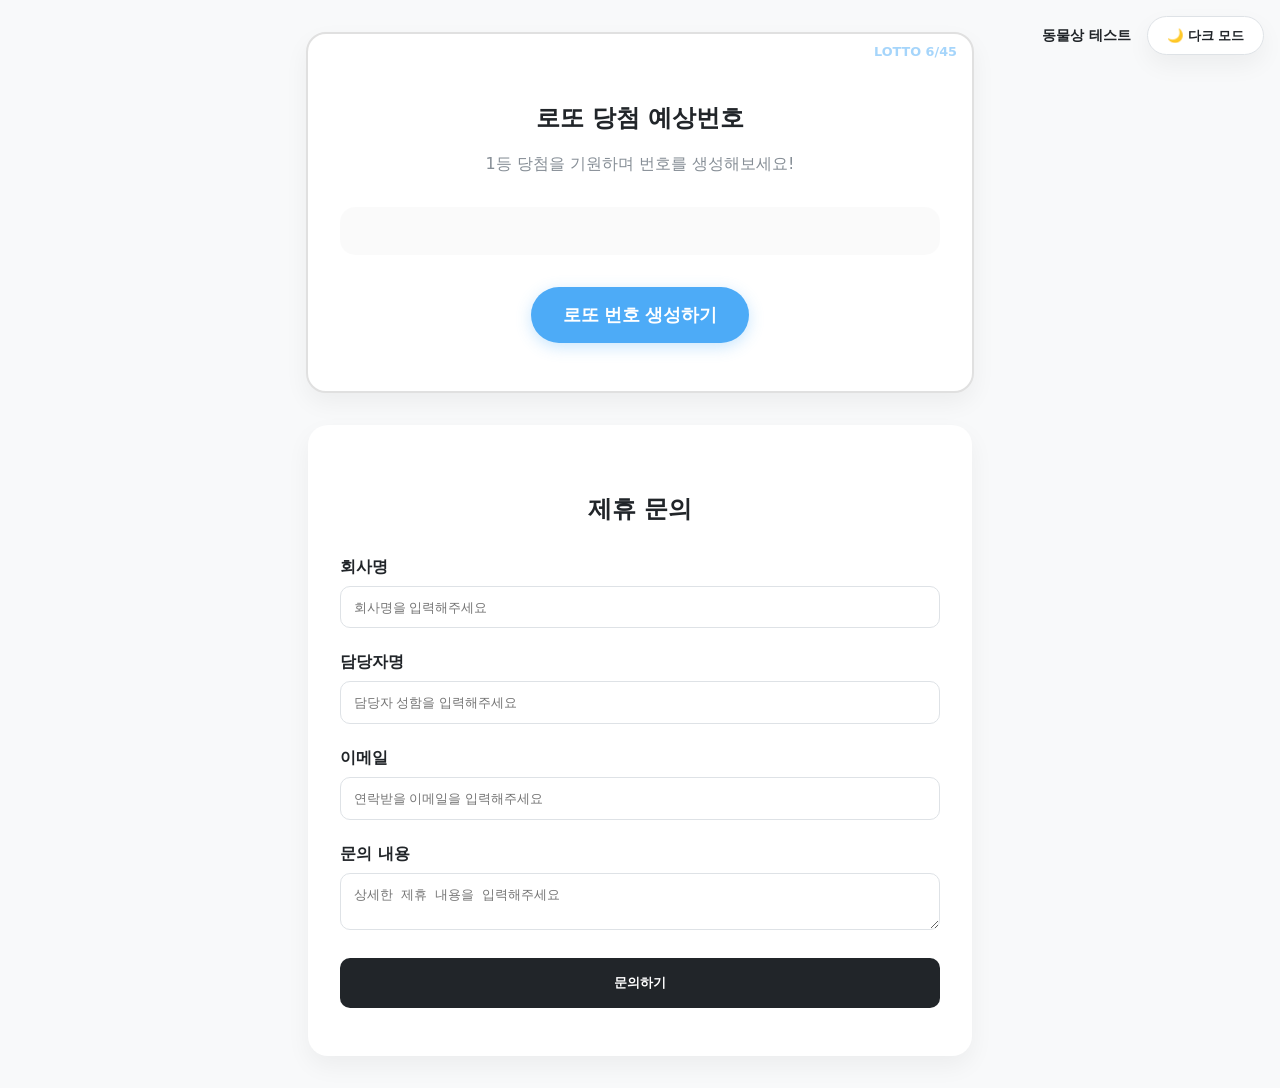
<file: index.html>
<!DOCTYPE html>
<html lang="ko">
<head>
    <meta charset="UTF-8">
    <meta name="viewport" content="width=device-width, initial-scale=1.0">
    <title>로또 당첨 예상번호</title>
    <link rel="stylesheet" href="style.css">
</head>
<body>
    <div class="theme-toggle">
        <a href="animal-test.html" class="nav-link">동물상 테스트</a>
        <button id="theme-btn">다크 모드</button>
    </div>
    
    <main>
        <div id="lotto-container" class="container">
            <h2>로또 당첨 예상번호</h2>
            <p>1등 당첨을 기원하며 번호를 생성해보세요!</p>
            <div id="lotto-results"></div>
            <div class="lotto-btns">
                <button id="lotto-generate-btn">로또 번호 생성하기</button>
                <button id="lotto-reset-btn" class="secondary-btn" style="display: none;">처음으로</button>
            </div>
        </div>

        <div class="container contact-container">
            <h2>제휴 문의</h2>
            <form action="https://formspree.io/f/xpqngldw" method="POST">
                <div class="form-group">
                    <label for="company">회사명</label>
                    <input type="text" id="company" name="company" required placeholder="회사명을 입력해주세요">
                </div>
                <div class="form-group">
                    <label for="name">담당자명</label>
                    <input type="text" id="name" name="name" required placeholder="담당자 성함을 입력해주세요">
                </div>
                <div class="form-group">
                    <label for="email">이메일</label>
                    <input type="email" id="email" name="_replyto" required placeholder="연락받을 이메일을 입력해주세요">
                </div>
                <div class="form-group">
                    <label for="message">문의 내용</label>
                    <textarea id="message" name="message" required placeholder="상세한 제휴 내용을 입력해주세요"></textarea>
                </div>
                <button type="submit" id="submit-btn">문의하기</button>
            </form>
        </div>
    </main>

    <script src="main.js"></script>
</body>
</html>
</file>
<file: style.css>
:root {
    --bg-color: #f8f9fa;
    --container-bg: #ffffff;
    --text-color: #212529;
    --accent-color: #4dabf7;
    --accent-hover: #339af0;
    --border-color: #dee2e6;
    --shadow: 0 10px 25px rgba(0, 0, 0, 0.05);
}

[data-theme='dark'] {
    --bg-color: #121212;
    --container-bg: #1e1e1e;
    --text-color: #e9ecef;
    --accent-color: #339af0;
    --accent-hover: #4dabf7;
    --border-color: #343a40;
    --shadow: 0 10px 25px rgba(0, 0, 0, 0.3);
}

body {
    font-family: 'Pretendard', -apple-system, BlinkMacSystemFont, system-ui, Roboto, sans-serif;
    background-color: var(--bg-color);
    color: var(--text-color);
    transition: background-color 0.3s, color 0.3s;
    margin: 0;
    display: flex;
    flex-direction: column;
    align-items: center;
    min-height: 100vh;
    padding: 2rem 0;
}

main {
    display: flex;
    flex-direction: column;
    align-items: center;
    width: 100%;
    gap: 2rem;
}

.container {
    text-align: center;
    padding: 3rem 2rem;
    background-color: var(--container-bg);
    border-radius: 20px;
    box-shadow: var(--shadow);
    transition: background-color 0.3s, box-shadow 0.3s;
    width: 90%;
    max-width: 600px;
}

h1 {
    font-size: 2rem;
    margin-bottom: 0.5rem;
    font-weight: 800;
}

p {
    color: #868e96;
    margin-bottom: 2rem;
}

/* Upload Area */
.upload-area {
    border: 3px dashed var(--border-color);
    border-radius: 15px;
    padding: 3rem 1rem;
    cursor: pointer;
    transition: all 0.3s;
    background-color: transparent;
}

.upload-area:hover {
    border-color: var(--accent-color);
    background-color: rgba(77, 171, 247, 0.05);
}

.upload-icon {
    font-size: 3rem;
    margin-bottom: 1rem;
}

/* Image Preview */
#image-preview-container {
    margin-top: 2rem;
    border-radius: 15px;
    overflow: hidden;
    box-shadow: var(--shadow);
}

#image-preview {
    width: 100%;
    max-height: 400px;
    object-fit: cover;
    display: block;
}

/* Loading Spinner */
#loading {
    margin-top: 2rem;
}

.spinner {
    width: 40px;
    height: 40px;
    border: 4px solid rgba(0, 0, 0, 0.1);
    border-left-color: var(--accent-color);
    border-radius: 50%;
    animation: spin 1s linear infinite;
    margin: 0 auto 1rem;
}

@keyframes spin {
    to { transform: rotate(360deg); }
}

/* Results */
#result-container {
    margin-top: 2rem;
    text-align: left;
}

#result-title {
    text-align: center;
    font-size: 1.8rem;
    margin-bottom: 2rem;
    color: var(--accent-color);
}

.result-bar-wrapper {
    margin-bottom: 1rem;
}

.label-text {
    display: flex;
    justify-content: space-between;
    margin-bottom: 0.5rem;
    font-weight: 600;
}

.progress-bar {
    width: 100%;
    height: 12px;
    background-color: var(--border-color);
    border-radius: 6px;
    overflow: hidden;
}

.progress-fill {
    height: 100%;
    background-color: var(--accent-color);
    transition: width 0.5s ease-out;
}

/* Buttons */
#retry-btn {
    margin-top: 2rem;
    padding: 1rem 2rem;
    font-size: 1rem;
    font-weight: 700;
    color: #fff;
    background-color: var(--accent-color);
    border: none;
    border-radius: 10px;
    cursor: pointer;
    transition: background-color 0.3s;
}

#retry-btn:hover {
    background-color: var(--accent-hover);
}

/* Theme Toggle & Navigation */
.theme-toggle {
    position: fixed;
    top: 1rem;
    right: 1rem;
    z-index: 100;
    display: flex;
    align-items: center;
    gap: 1rem;
}

.nav-link {
    text-decoration: none;
    color: var(--text-color);
    font-weight: 700;
    font-size: 0.9rem;
    transition: color 0.3s;
}

.nav-link:hover {
    color: var(--accent-color);
}

#theme-btn, #lotto-btn {
    background: var(--container-bg);
    border: 1px solid var(--border-color);
    color: var(--text-color);
    padding: 0.6rem 1.2rem;
    border-radius: 30px;
    font-weight: 600;
    cursor: pointer;
    box-shadow: var(--shadow);
    transition: all 0.3s;
}

#lotto-btn {
    background-color: var(--accent-color);
    color: white;
    border: none;
}

#lotto-btn:hover {
    background-color: var(--accent-hover);
    transform: translateY(-2px);
}

/* Lotto Styles */
#lotto-container {
    background: #fff;
    border: 2px solid #e0e0e0;
    position: relative;
    overflow: hidden;
}

[data-theme='dark'] #lotto-container {
    background: #1e1e1e;
    border-color: #333;
}

#lotto-container::before {
    content: 'LOTTO 6/45';
    position: absolute;
    top: 10px;
    right: 15px;
    font-size: 0.8rem;
    font-weight: 900;
    color: var(--accent-color);
    opacity: 0.5;
}

#lotto-results {
    display: flex;
    flex-direction: column;
    gap: 1rem;
    margin: 2rem 0;
    background: rgba(0,0,0,0.02);
    padding: 1.5rem;
    border-radius: 15px;
}

[data-theme='dark'] #lotto-results {
    background: rgba(255,255,255,0.02);
}

.lotto-row {
    display: flex;
    align-items: center;
    justify-content: center;
    gap: 0.8rem;
    padding: 0.5rem;
    border-bottom: 1px dashed var(--border-color);
}

.lotto-row:last-child {
    border-bottom: none;
}

.lotto-label {
    font-weight: 800;
    color: var(--accent-color);
    margin-right: 0.5rem;
    font-size: 0.9rem;
    width: 20px;
}

.lotto-ball {
    width: 38px;
    height: 38px;
    border-radius: 50%;
    display: flex;
    align-items: center;
    justify-content: center;
    font-weight: 800;
    color: white;
    font-size: 1rem;
    box-shadow: inset -3px -3px 6px rgba(0,0,0,0.3), 3px 3px 8px rgba(0,0,0,0.1);
    position: relative;
}

.lotto-ball::after {
    content: '';
    position: absolute;
    top: 5px;
    left: 8px;
    width: 10px;
    height: 6px;
    background: rgba(255,255,255,0.3);
    border-radius: 50%;
}

.ball-yellow { background: radial-gradient(circle at 30% 30%, #ffd54f, #fbc02d); }
.ball-blue { background: radial-gradient(circle at 30% 30%, #42a5f5, #1976d2); }
.ball-red { background: radial-gradient(circle at 30% 30%, #ef5350, #e53935); }
.ball-gray { background: radial-gradient(circle at 30% 30%, #bdbdbd, #757575); }
.ball-green { background: radial-gradient(circle at 30% 30%, #66bb6a, #43a047); }

#lotto-generate-btn {
    background: var(--accent-color);
    color: white;
    border: none;
    padding: 1rem 2rem;
    border-radius: 30px;
    font-weight: 800;
    font-size: 1.1rem;
    cursor: pointer;
    box-shadow: 0 4px 15px rgba(77, 171, 247, 0.3);
    transition: all 0.3s;
}

#lotto-generate-btn:hover {
    transform: translateY(-2px);
    box-shadow: 0 6px 20px rgba(77, 171, 247, 0.4);
}

.lotto-btns {
    display: flex;
    justify-content: center;
    gap: 1rem;
    margin-top: 1rem;
}

#lotto-reset-btn {
    padding: 1rem 2rem;
    border-radius: 30px;
    font-weight: 800;
    font-size: 1.1rem;
}

/* Form Styles */
.contact-container {
    text-align: left;
}

.contact-container h2 {
    text-align: center;
    margin-bottom: 2rem;
}

.form-group {
    margin-bottom: 1.5rem;
}

.form-group label {
    display: block;
    margin-bottom: 0.5rem;
    font-weight: 600;
}

.form-group input,
.form-group textarea {
    width: 100%;
    padding: 0.8rem;
    border: 1px solid var(--border-color);
    border-radius: 10px;
    background-color: var(--container-bg);
    color: var(--text-color);
    box-sizing: border-box;
}

#submit-btn {
    width: 100%;
    padding: 1rem;
    background-color: var(--text-color);
    color: var(--container-bg);
    border: none;
    border-radius: 10px;
    font-weight: 700;
    cursor: pointer;
}
</file>
